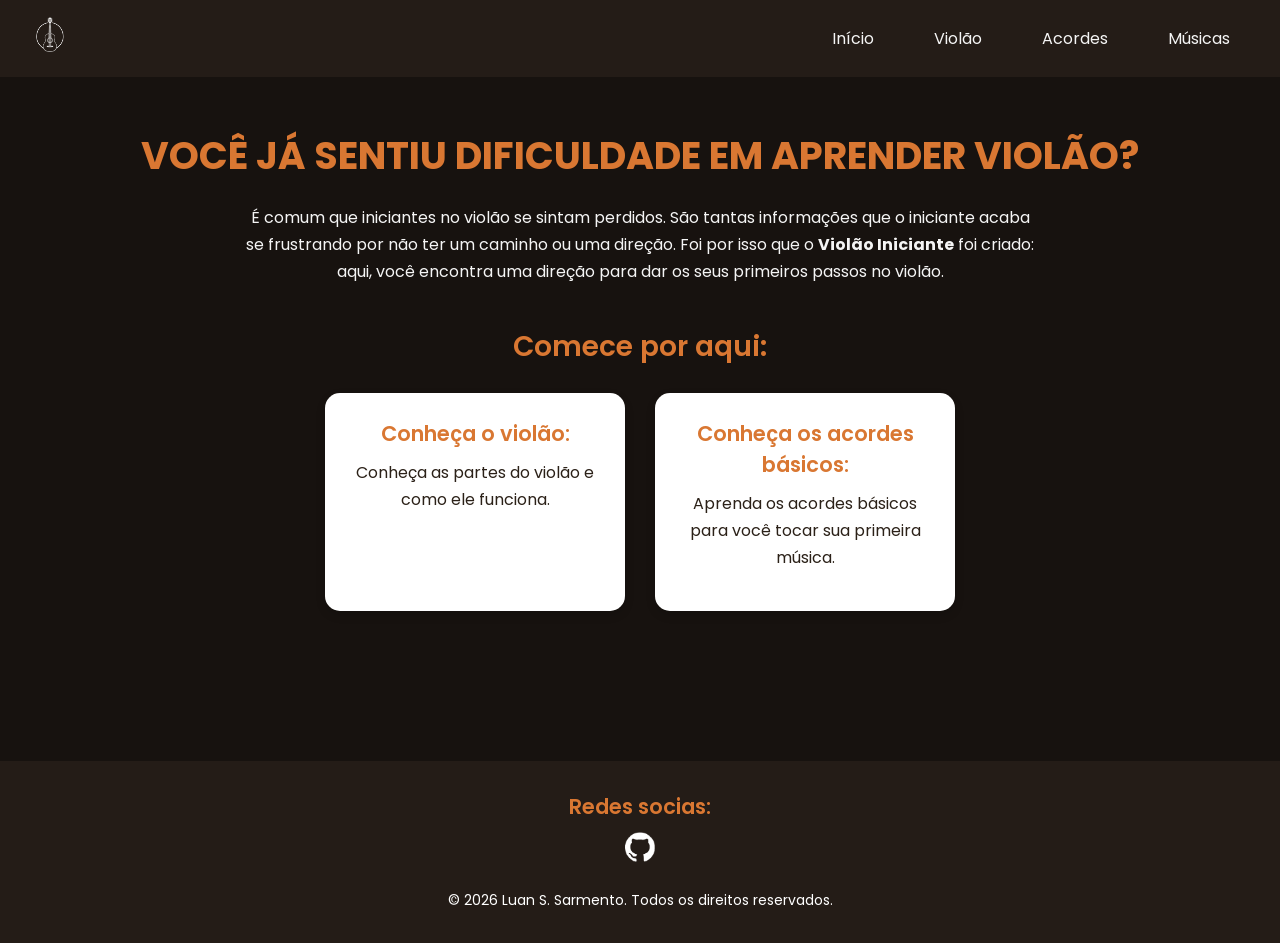
<file: index.html>
<!DOCTYPE html>
<html lang="pt-br">
<head>
    <meta charset="UTF-8">
    <meta name="viewport" content="width=device-width, initial-scale=1.0">
    <link rel="stylesheet" href="css/style.css">
    <title>Violão Iniciante | O primeiro passo para o inciante</title>
    <link rel="icon" href="img/logobranca2.png" type="image/png">
</head>
<body>
    <header>
        <div>
        <a href="index.html"><img src="img/logobranca2.png" alt="Logo" class="logo">
        </a>
        </div>
        <nav>
            <a href="index.html">Início</a>
            <a href="violao.html">Violão</a>
            <a href="acordes.html">Acordes</a>
            <a href="musica.html">Músicas</a>
        </nav>
    </header>
    <main>
        <h1>VOCÊ JÁ SENTIU DIFICULDADE EM APRENDER VIOLÃO?</h1>
        <p>É comum que iniciantes no violão se sintam perdidos. São tantas informações que o iniciante acaba se frustrando por não ter um caminho ou uma direção. Foi por isso que o <strong>Violão Iniciante</strong> foi criado: aqui, você encontra uma direção para dar os seus primeiros passos no violão.</p>
        <h2>Comece por aqui:</h2>
        <section class="cards">
        
            <a href="violao.html" class="card">
                <h3>Conheça o violão:</h3>
                <p>Conheça as partes do violão e como ele funciona.</p>
            </a>
            <a href="acordes.html" class="card">
                <h3>Conheça os acordes básicos:</h3>
                <p>Aprenda os acordes básicos para você tocar sua primeira música.</p>
            </a>
        </section>
    </main>
    <footer>
      <div class="redes-sociais">
        <h3>Redes socias:</h3>
        <a href="https://github.com/luansarmentodev" target="_blank"><img src="img/logogithubbranca-removebg-preview.png" alt="logo do git hub">
        </a>
      </div>
        <p>&copy; 2026 Luan S. Sarmento. Todos os direitos reservados.</p>
    </footer>
    
    
</body>
</html>
</file>
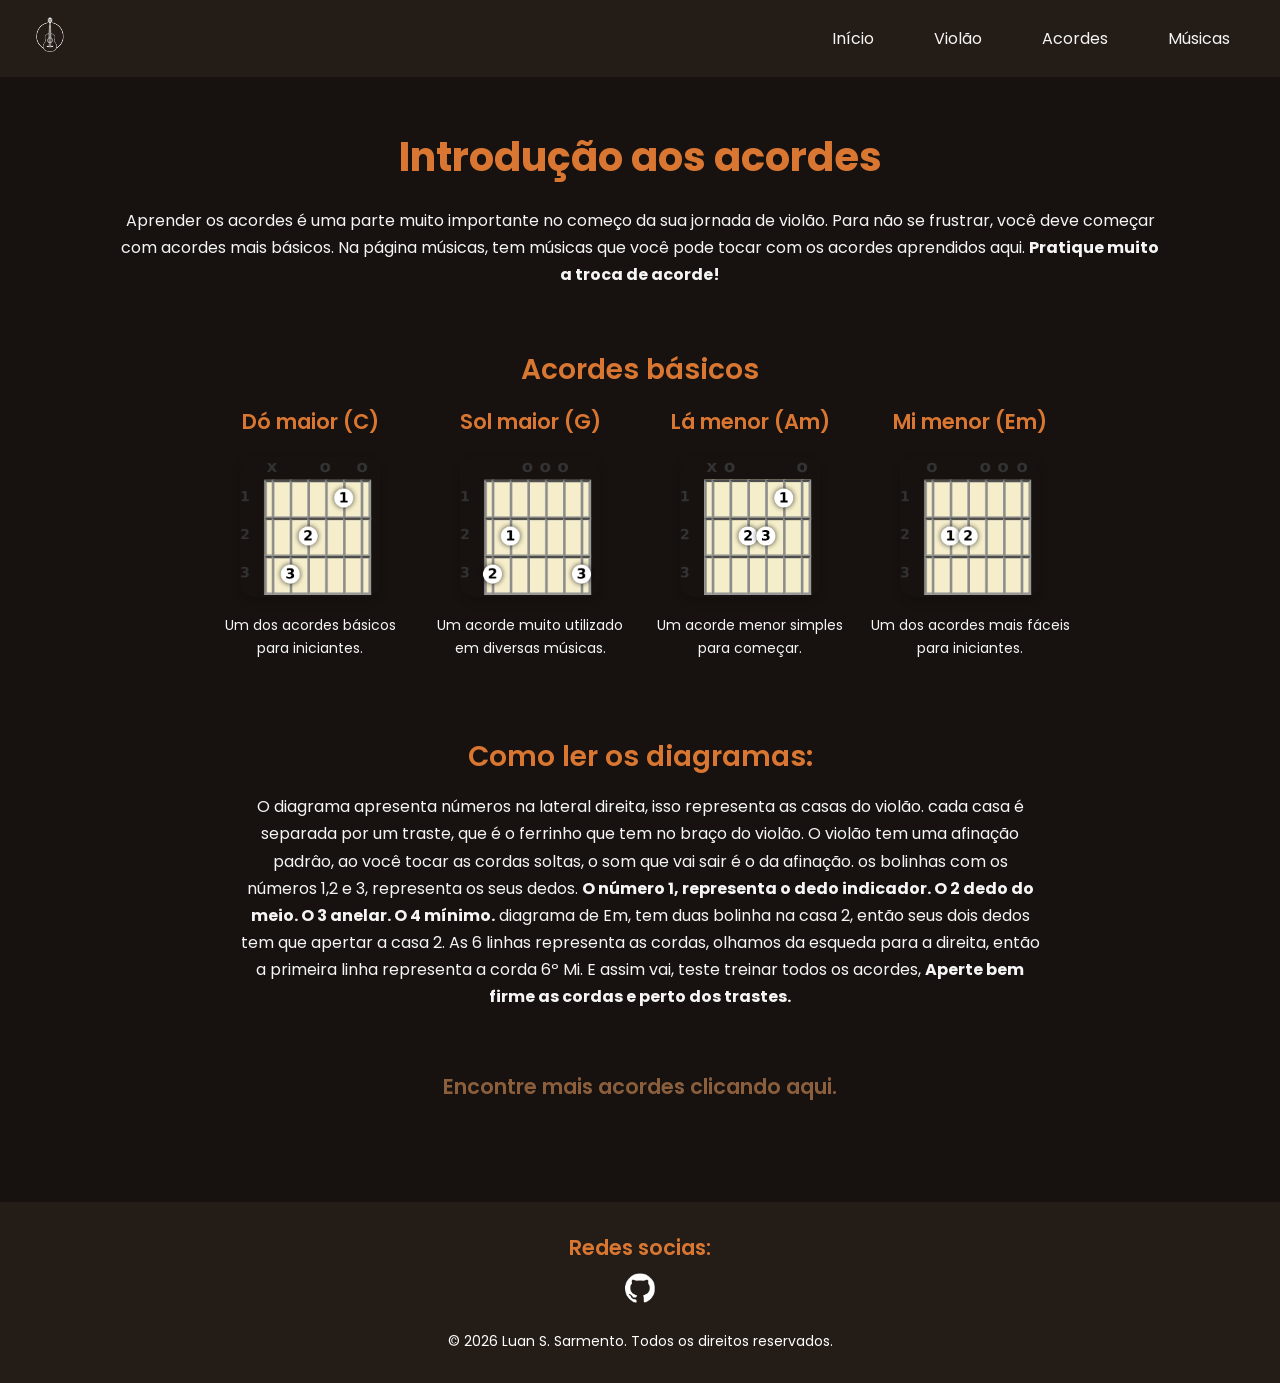
<file: acordes.html>
<!DOCTYPE html>
<html lang="pt-br">
<head>
    <meta charset="UTF-8">
    <meta name="viewport" content="width=device-width, initial-scale=1.0">
    <link rel="stylesheet" href="css/style.css">
    <title>Acordes básicos | principais acordes para iniciantes</title>
    <link rel="icon" href="img/logobranca2.png" type="image/png">
</head>
<body>
    <header>
        <div>
        <a href="index.html"><img src="img/logobranca2.png" alt="Logo" class="logo">
        </a>
        </div>
        <nav>
            <a href="index.html">Início</a>
            <a href="violao.html">Violão</a>
            <a href="acordes.html">Acordes</a>
            <a href="musica.html">Músicas</a>
        </nav>
    </header>
    <main>
        <section class="introducao-acordes">
            <h1>Introdução aos acordes</h1>
            <p>Aprender os acordes é uma parte muito importante no começo da sua jornada de violão. Para não se frustrar, você deve começar com acordes mais básicos. Na página músicas, tem músicas que você pode tocar com os acordes aprendidos aqui. <strong>Pratique muito a troca de acorde!</strong></p>
        </section>
        <section class="acordes">
            <h2>Acordes básicos</h2>

            <div class="lista-acordes">

            <article class="acorde">
            <h3>Dó maior (C)</h3>
            <img src="img/acordeC.webp" alt="Diagrama Dó maior">
            <p>Um dos acordes básicos para iniciantes.</p>
            </article>

            <article class="acorde">
            <h3>Sol maior (G)</h3>
            <img src="img/guitar-g-g.webp" alt="Diagrama Sol maior">
            <p>Um acorde muito utilizado em diversas músicas.</p>
            </article>

            <article class="acorde">
            <h3>Lá menor (Am)</h3>
            <img src="img/acordeAm.svg" alt="Diagrama Lá menor">
            <p>Um acorde menor simples para começar.</p>

            </article>
             <article class="acorde">
            <h3>Mi menor (Em)</h3>
            <img src="img/acordeE.webp" alt="Diagrama Mi menor">
            <p>Um dos acordes mais fáceis para iniciantes.</p>
            </article>
            </div>
    </section>
    <section>
        <h2>Como ler os diagramas:</h2>
        <p>O diagrama apresenta números na lateral direita, isso representa as casas do violão. cada casa é separada por um traste, que é o ferrinho que tem no braço do violão. O violão tem uma afinação padrâo, ao você tocar as cordas soltas, o som que vai sair é o da afinação. os bolinhas com os números 1,2 e 3, representa os seus dedos. <strong>O número 1, representa o dedo indicador. O 2 dedo do meio. O 3 anelar. O 4 mínimo.</strong> diagrama de Em, tem duas bolinha na casa 2, então seus dois dedos tem que apertar a casa 2. As 6 linhas representa as cordas, olhamos da esqueda para a direita, então a primeira linha representa a corda 6º Mi. E assim vai, teste treinar todos os acordes, <strong>Aperte bem firme as cordas e perto dos trastes.</strong></p>
    </section>

    
    <div class="link-acordes"><a href="https://www.standardguitar.com/pt/acordes-de-violao" target="_blank"><h3>Encontre mais acordes clicando aqui.</h3></a></div>
    </main>
    <footer>
    <div class="redes-sociais">
        <h3>Redes socias:</h3>
        <a href="https://github.com/luansarmentodev" target="_blank"><img src="img/logogithubbranca-removebg-preview.png" alt="logo do git hub">
        </a>
      </div>
        <p>&copy; 2026 Luan S. Sarmento. Todos os direitos reservados.</p>
    </footer>
</file>
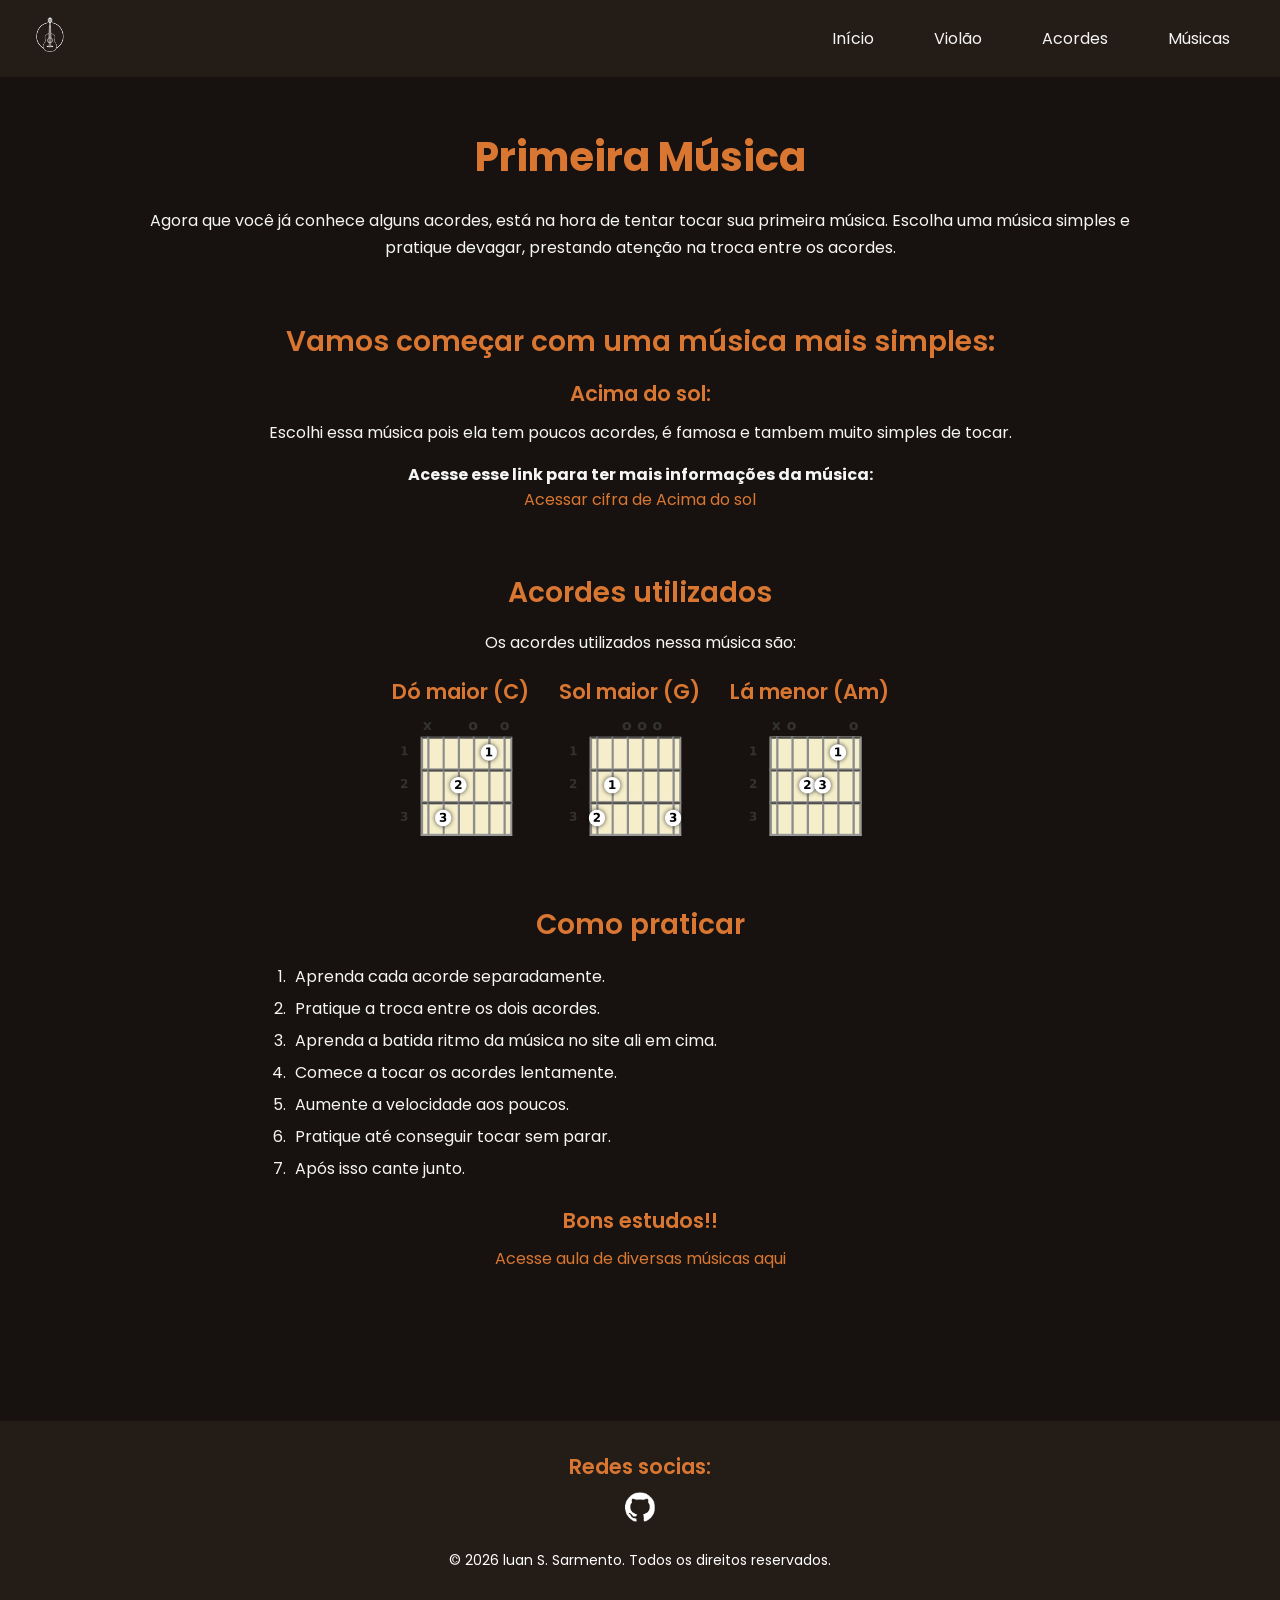
<file: musica.html>
<!DOCTYPE html>
<html lang="pt-br">
<head>
    <meta charset="UTF-8">
    <meta name="viewport" content="width=device-width, initial-scale=1.0">
    <link rel="stylesheet" href="css/style.css">
    <title>Primeira música | Violão inciante </title>
    <link rel="icon" href="img/logobranca2.png" type="image/png">
</head>
<body>
    <header>
      <div>
        <a href="index.html"><img src="img/logobranca2.png" alt="Logo" class="logo">
        </a>
        </div>
        <nav>
            <a href="index.html">Início</a>
            <a href="violao.html">Violão</a>
            <a href="acordes.html">Acordes</a>
            <a href="musica.html">Músicas</a>
        </nav>
    </header>
    <main>

    <section class="introducao-musica">
        <h1>Primeira Música</h1>

        <p>
            Agora que você já conhece alguns acordes, está na hora de
            tentar tocar sua primeira música. Escolha uma música simples
            e pratique devagar, prestando atenção na troca entre os acordes.
        </p>
    </section>

    <section class="primeira-musica">
        <h2>Vamos começar com uma música mais simples:</h2>

        <h3>Acima do sol:</h3>
        <p>Escolhi essa música pois ela tem poucos acordes, é famosa e tambem muito simples de tocar.</p>
        <h4>Acesse esse link para ter mais informações da música: </h4>
        <a href="https://www.cifraclub.com.br/skank/acima-do-sol/" target="_blank">Acessar cifra de Acima do sol</a>
    </section>

    <section>
        <h2>Acordes utilizados</h2>
        <p>Os acordes utilizados nessa música são:</p>
        <div class="acordes-musica">

        <div class="acorde-musica">
        <h3>Dó maior (C)</h3>
        <img src="img/acordeC.webp" alt="Diagrama Dó maior">
        </div>

        <div class="acorde-musica">
        <h3>Sol maior (G)</h3>
        <img src="img/guitar-g-g.webp" alt="Diagrama Sol maior">
        </div>

        <div class="acorde-musica">
        <h3>Lá menor (Am)</h3>
        <img src="img/acordeAm.svg" alt="Diagrama Lá menor">
        </div>

</div>
    </section>
    <section>
        <h2>Como praticar</h2>
        <ol>
            <li>Aprenda cada acorde separadamente.</li>
            <li>Pratique a troca entre os dois acordes.</li>
            <li>Aprenda a batida ritmo da música no site ali em cima.</li>
            <li>Comece a tocar os acordes lentamente.</li>
            <li>Aumente a velocidade aos poucos.</li>
            <li>Pratique até conseguir tocar sem parar.</li>
            <li>Após isso cante junto.</li>
        </ol>
        <div class="site-cifra">
        <h3>Bons estudos!!</h3>
        <a href="https://www.cifraclub.com.br/" target="_blank">Acesse aula de diversas músicas aqui</a>
        </div>
    </section>
</main>
<footer>
      <div class="redes-sociais">
        <h3>Redes socias:</h3>
        <a href="https://github.com/luansarmentodev" target="_blank"><img src="img/logogithubbranca-removebg-preview.png" alt="logo do git hub">
        </a>
      </div>
        <p>&copy; 2026 luan S. Sarmento. Todos os direitos reservados.</p>
 </footer>
</file>
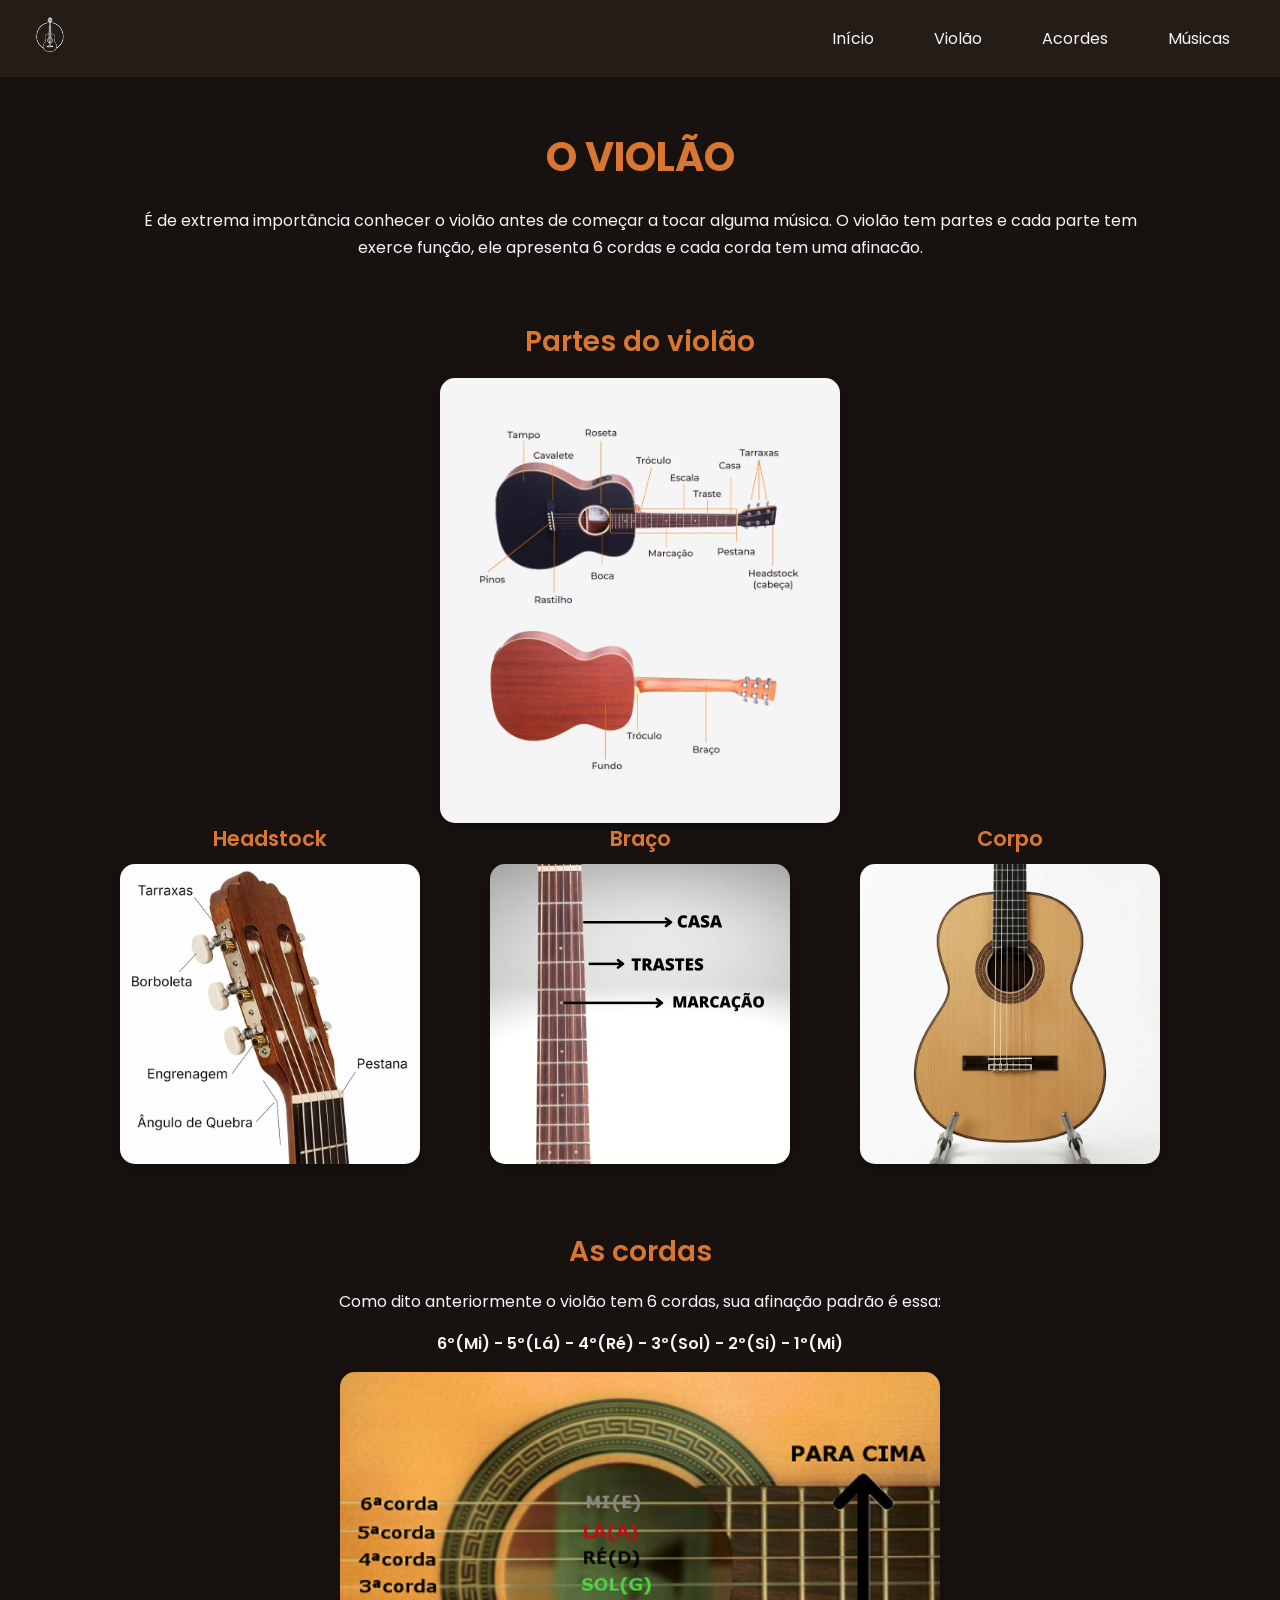
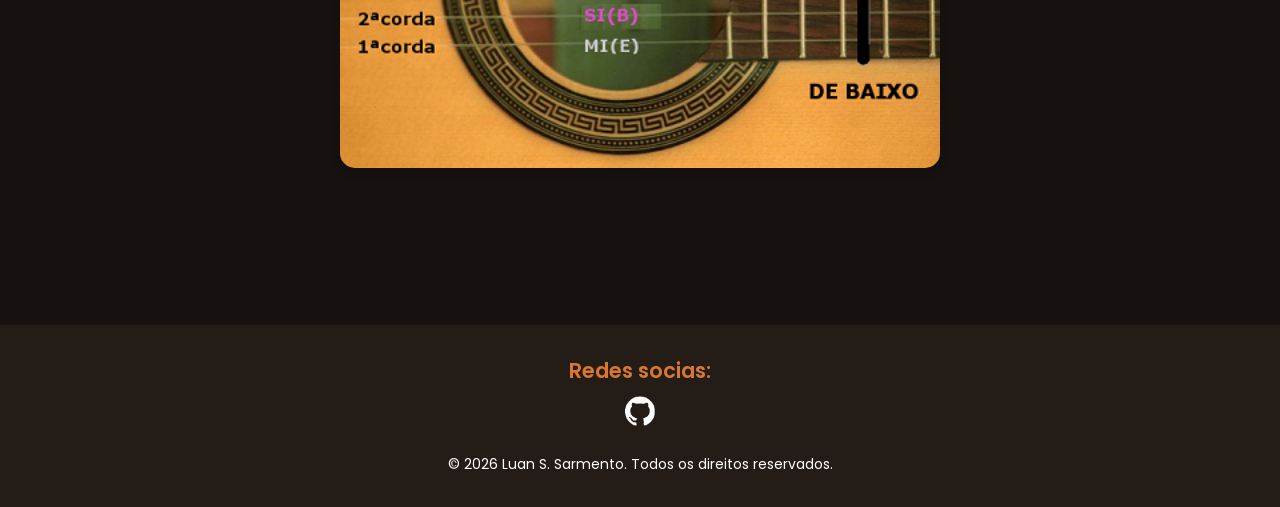
<file: violao.html>
<!DOCTYPE html>
<html lang="pt-br">
<head>
    <meta charset="UTF-8">
    <meta name="viewport" content="width=device-width, initial-scale=1.0">
    <link rel="stylesheet" href="css/style.css">
    <title>O violão | Conheça as partes do violão</title>
    <link rel="icon" href="img/logobranca2.png" type="image/png">
</head>
<body>
    <header>
        <div>
        <a href="index.html"><img src="img/logobranca2.png" alt="Logo" class="logo">
        </a>
        </div>
        <nav>
            <a href="index.html">Início</a>
            <a href="violao.html">Violão</a>
            <a href="acordes.html">Acordes</a>
            <a href="musica.html">Músicas</a>
        </nav>
    </header>
        
    <main>
            <!--Adicionando inofrmações sobre o instrumento violão-->
        <section class="o-violao">
            <h1>O VIOLÃO</h1>
            <p>É de extrema importância conhecer o violão antes de começar a tocar alguma música. O violão tem partes e cada parte tem exerce função, ele apresenta 6 cordas e cada corda tem uma afinacão. </p>
            </section>
            <section>

            
            <h2>Partes do violão</h2>
            <img src="img/corpoviolao.avif" alt="Violão" class="violao">

            <div class="partes-violao"> 
              <div class="parte">
              <h3>Headstock</h3>
              <img src="img/headstock2.webp" alt="Headstock" class="headstock">
              </div>

              <div class="parte">
              <h3>Braço</h3>
              <img src="img/bracovioao.jpg" alt="Braço" class="braco">
              </div>

              <div class="parte">
              <h3>Corpo</h3>
              <img src="img/corpo.webp" alt="Corpo" class="corpo">
              </div>
            </div>

            </section>


            <section>
            <h2>As cordas</h2>
            <p class="corda"> Como dito anteriormente o violão tem 6 cordas, sua afinação padrão é essa: </p>
            <p class="afinacao">
                6º(Mi) - 5º(Lá) - 4º(Ré) - 3º(Sol) - 2º(Si) - 1º(Mi)
            </p>
            </div>
            <div class="imagem-cordas">
            <img src="img/cordas.png" alt="cordas" class="cordas">
            </div>
            </section>
    </main>


    <footer>
      <div class="redes-sociais">
       <h3>Redes socias:</h3>
        <a href="https://github.com/luansarmentodev" target="_blank"><img src="img/logogithubbranca-removebg-preview.png" alt="logo do git hub">
        </a>
      </div>
        <p>&copy; 2026 Luan S. Sarmento. Todos os direitos reservados.</p>
    </footer>
    </header>
</file>
<file: css/style.css>
@import url('https://fonts.googleapis.com/css2?family=Poppins:wght@400;500;600;700&display=swap');
* {
    padding: 0;
    border: 0;
    margin: 0;
    box-sizing: border-box;
}

/*Padronização de elementos*/

body {
    font-family: 'Poppins', sans-serif;
    background-color: #17120F;
    color: #F5F5F5;
}
h1 {
    color: #D97732;
    font-size: 40px;
    font-weight: 700;
    margin-bottom: 20px;}
h2 {
    color: #D97732;
    font-size: 28px;
    font-weight: 600;
    margin-bottom: 15px;
}

h3 {
    font-size: 21px;
    font-weight: 600;
    margin-bottom: 10px;
}

p {
    font-size: 16px;
    line-height: 1.7;
    margin-bottom: 15px;
}
/*Arrumando o header e nav*/
header {
    display: flex;
    justify-content: space-between;
    align-items: center;
    padding: 15px 30px;
    background-color: #241C17;
}
.logo {
    width: 40px;
}

nav {
    display: flex;
    gap: 20px;
}


nav a {
    color: #F5F5F5;
    text-decoration: none;
    padding: 10px 20px;
    border-radius: 10px;

}
nav a:hover {
    background-color: #D97732;
}

main {
    max-width: 1100px;
    margin: 0 auto;
    padding: 50px 30px;
}
main > h1 {
    text-align: center;
    font-size: 38px;
    margin-bottom: 20px;
}

main > h2 {
    text-align: center;
}

main > p {
    max-width: 800px;
    margin: 0 auto 40px;
    text-align: center;
}

section {
    margin-bottom: 60px;
}

section h2 {
    text-align: center;
}

/*Footer*/
footer {
    background-color: #241C17;
    color: white;
    padding: 30px;
    margin-top: 40px;
    text-align: center;
}
footer h3 {
    color: #D97732;
    margin-bottom: 10px;
}

.redes-sociais img {
    width: 30px;
    height: 30px;
    

}

footer p {
    font-size: 14px;
    margin-top: 20px;
    margin-bottom: 0;
}

/*Página violão*/
.o-violao{
    text-align: center;
}
.violao {
    display: block;
    margin: 0 auto;
    width: 400px;
    border-radius: 15px;
    box-shadow: 0 4px 10px rgba(0, 0, 0, 0.25);
}
.partes-violao {
    display: flex;
    justify-content: space-between;
}
.parte img{
    width: 300px;
    border-radius: 15px;
    box-shadow: 0 4px 10px rgba(0, 0, 0, 0.25);
}
.parte {
    text-align: center;
}
.corda {
    text-align: center;
}
.afinacao{
    text-align: center;
    font-weight: 600;
}
.imagem-cordas {
    text-align: center;
}
.cordas{
    width: 600px;
    border-radius: 15px;
    box-shadow: 0 4px 10px rgba(0, 0, 0, 0.25);
}

/*Página acordes*/
.introducao-acordes {
    text-align: center;
}
introducao-acordes p {
    max-width: 800px;
    margin: 0 auto 15px;
}

.acordes h2 {
    text-align: center;
}
.acordes + section p {
    max-width: 800px;
    margin: 0 auto 15px;
    text-align: center;
}

.lista-acordes {
    display: flex;
    flex-direction: row;
    gap: 20px;
    justify-content: center;
}

.acorde {
    width: 200px;
    text-align: center;
    flex-shrink: 0;
}

.acorde img {
    width: 140px;
    height: 140px;
    object-fit: contain;
    margin: 10px 0;
    border-radius: 15px;
    box-shadow: 0 4px 10px rgba(0, 0, 0, 0.20);
}
.acorde p {
    font-size: 14px;
}
.link-acordes {
    text-align: center;
    margin-top: 30px;
}

.link-acordes a {
    color: #8B5E3C;
    text-decoration: none;
}

.link-acordes a:hover {
    color: #D6A15D;
}

/*Página Inicio*/
.cards {
    display: flex;
    justify-content: center;
    gap: 30px;
    margin-top: 25px;
}

.card {
    width: 300px;
    padding: 25px;
    background-color: white;
    border-radius: 15px;
    text-decoration: none;
    color: #2B2118;
    text-align: center;
    box-shadow: 0 4px 10px rgba(0, 0, 0, 0.15);
}

/*Página música*/
.introducao-musica {
    text-align: center;
}

main section h3 {
    color: #D97732;
}

main section a {
    color: #D97732;
    text-decoration: none;
}

main section a:hover {
    color: #E89A5B;
}
main ul, 
main ol {
    max-width: 700px;
    margin: 0 auto 20px;
    line-height: 2;
}

main li {
    padding-left: 5px;
}
main p{
    text-align: center;
}
.primeira-musica{
    text-align: center;
}
.acordes-musica {
    display: flex;
    justify-content: center;
    gap: 30px;
    margin-top: 20px;
}

.acorde-musica {
    text-align: center;
}

.acorde-musica img {
    width: 120px;
    height: 120px;
    object-fit: contain;
}
.site-cifra {
    text-align: center;
}
/*Adicionando responsividade*/
@media (max-width: 768px) {
    header {
        flex-direction: column;
        gap: 15px;
    }
    nav {
        flex-wrap: wrap;
        justify-content: center;
    }
    .logo {
        width: 50px;
        height: auto;
    }
    main {
        padding: 35px 20px;
    }
    h1 {
        font-size: 30px;
    }

    h2 {
        font-size: 24px;
    }
    .violao {
        width: 100%;
        max-width: 400px;
        height: auto;
    }

    .cordas {
        width: 100%;
        max-width: 600px;
        height: auto;
    }

    .parte img {
        max-width: 100%;
        height: auto;
    }
}
</file>
